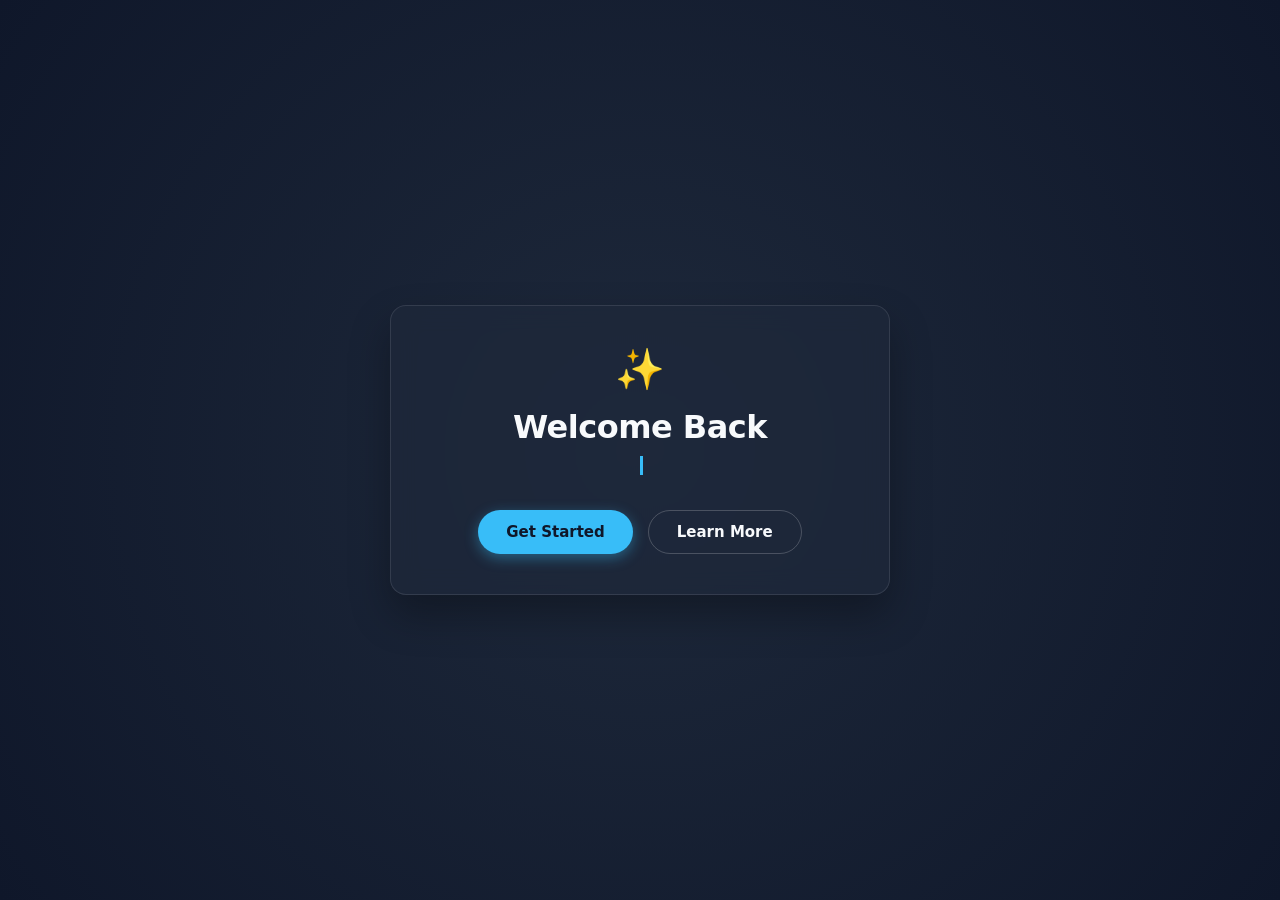
<file: index.html>
<!DOCTYPE html>
<html lang="en">
<head>
    <meta charset="UTF-8">
    <meta name="viewport" content="width=device-width, initial-scale=1.0">
    <title>Welcome to the Future</title>
    <!-- Pointing exactly to your css folder -->
    <link rel="stylesheet" href="index.css">
</head>
<body>

    <canvas id="bg-canvas"></canvas>

    <div class="welcome-card">
        <div class="logo-icon">✨</div>
        <h1>Welcome Back</h1>
        <div class="typing-text">
            <span id="text"></span><span class="cursor">&nbsp;</span>
        </div>
        
        <div class="btn-container">
            <!-- This successfully takes you to your quiz file -->
            <a href="home.html" class="btn btn-primary">Get Started</a>
            <button id="info-toggle" class="btn btn-secondary">Learn More</button>
        </div>

        <div id="info-drawer" class="info-drawer hidden">
            <h4>📋 Quiz Overview:</h4>
            <ul>
                <li><strong>15 Dynamic MCQs</strong> in English & Telugu</li>
                <li><strong>Real-time feedback</strong> with structural breakdowns</li>
                <li>Progress tracking metrics synced to your live scoreboard</li>
            </ul>
        </div>
    </div>

    <!-- Links to script.js in the root folder -->
    <script src="script.js"></script>
</body>
</html>
</file>
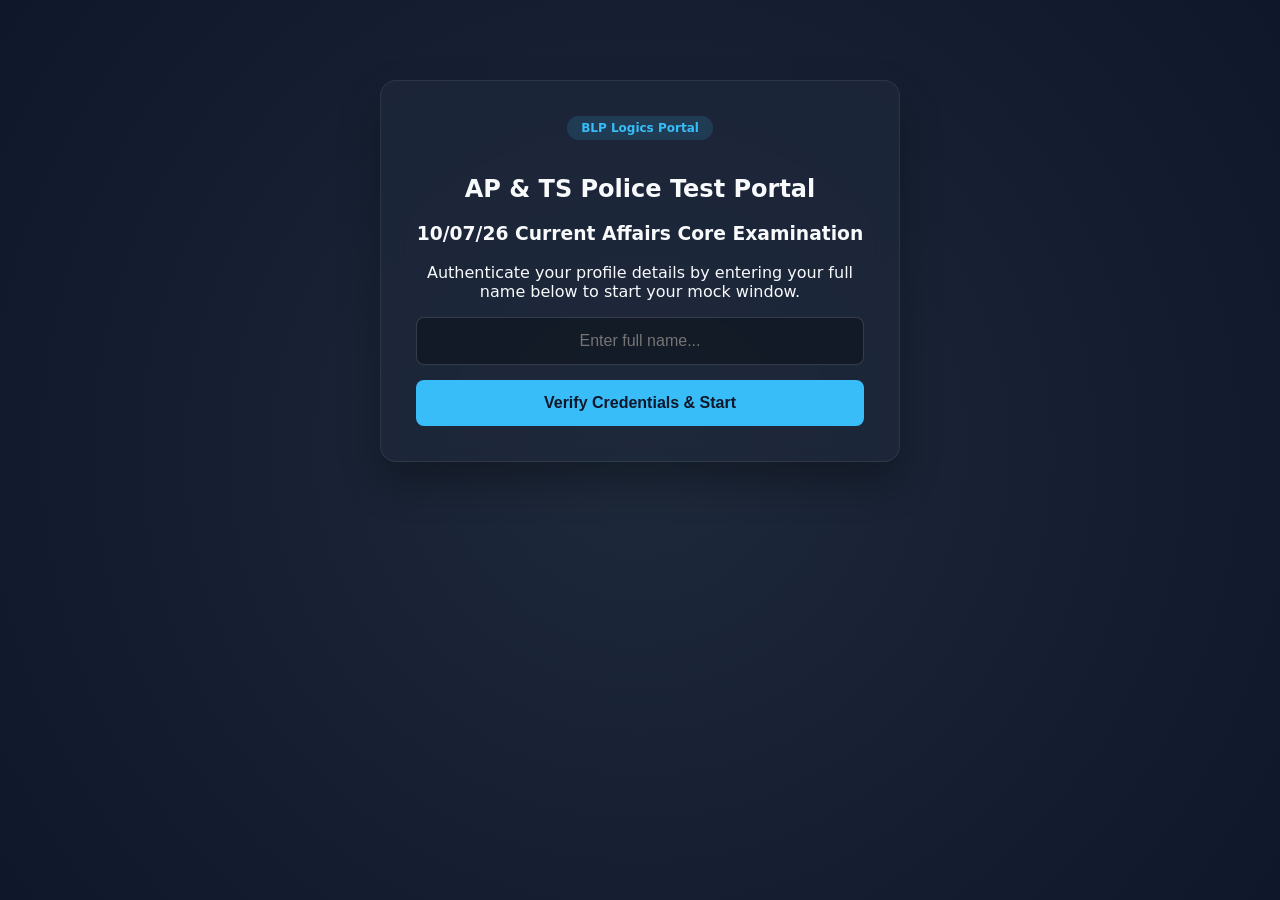
<file: day2.html>
<!DOCTYPE html>
<html lang="en">
<head>
    <meta charset="UTF-8">
    <meta name="viewport" content="width=device-width, initial-scale=1.0">
    <title>AP & TS Police Online Test Portal</title>
    <link rel="stylesheet" href="day2.css">
</head>
<body>

<canvas id="bg-canvas"></canvas>

<div class="container">
    <!-- Live Header Score HUD -->
    <div id="score-banner" class="score-banner hidden">
        <span class="score-text">Candidate: <span id="user-display-name">Guest</span></span>
        <span id="score-counter">Score: 0 / 15</span>
    </div>

    <!-- phase 1: USER REGISTRATION MODAL -->
    <div id="login-section" class="quiz-card login-box">
        <div class="portal-badge">BLP Logics Portal</div>
        <h2>AP & TS Police Test Portal</h2>
        <h3>10/07/26 Current Affairs Core Examination</h3>
        <p>Authenticate your profile details by entering your full name below to start your mock window.</p>
        
        <div class="input-group">
            <input type="text" id="username-input" placeholder="Enter full name..." autocomplete="off">
            <button id="enter-quiz-btn" class="btn-submit">Verify Credentials & Start</button>
        </div>
    </div>

    <!-- phase 2: DYNAMIC TEST PORTAL -->
    <div id="quiz-portal" class="hidden">
        <div id="quiz-container"></div>
        <button id="submit-quiz-btn" class="btn-final-submit">Finalize Assessment & Calculate Rank</button>
    </div>

    <!-- phase 3: RESULT METRICS & LIVE LEADERBOARD -->
    <div id="result-section" class="quiz-card hidden">
        <div class="result-header">
            <h2>Assessment Finalized!</h2>
            <div class="final-score-badge">Final Score: <span id="final-score">0</span> / 15</div>
            <div class="rank-badge">Global Standing: <span id="final-rank">Calculating...</span></div>
        </div>

        <div class="leaderboard-box">
            <h3>🏆 Live Participant Performance Standings</h3>
            <table class="leaderboard-table">
                <thead>
                    <tr>
                        <th>Rank</th>
                        <th>Participant Name</th>
                        <th>Score Secured</th>
                    </tr>
                </thead>
                <tbody id="leaderboard-rows">
                    <!-- Leaderboard streams dynamically here -->
                </tbody>
            </table>
        </div>
    </div>
</div>

<script src="day2.js"></script>
</body>
</html>
</file>
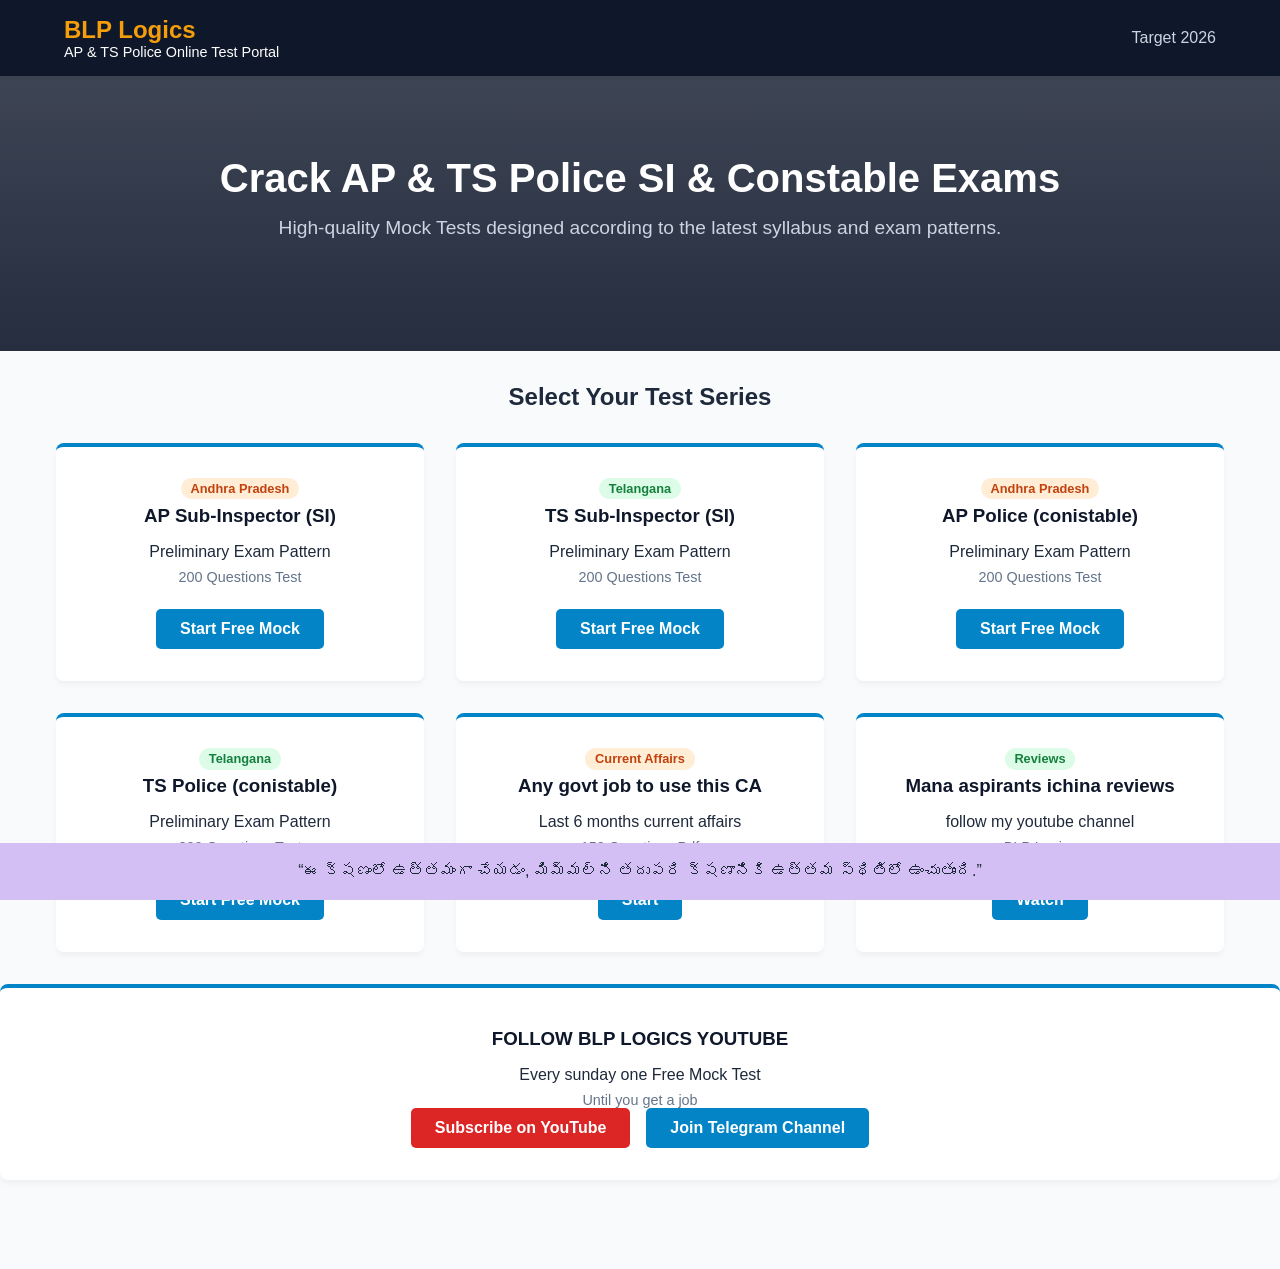
<file: home.html>
<!DOCTYPE html>
<html lang="en">
<head>
    <meta charset="UTF-8">
    <meta name="viewport" content="width=device-width, initial-scale=1.0">
    <title>BLP Logics | AP & TS Police Exam Test Series</title>
    <link rel="stylesheet" href="home.css">

    
    

</head>
<body>

    <header>
        <div class="logo">
            <h1>BLP Logics</h1>
            <span>AP & TS Police Online Test Portal</span>
        </div>
        <div>
            <span class="target-year">Target 2026</span>
        </div>
    </header>

    <div id="dashboard-view">
        <section class="hero">
            <h2>Crack AP & TS Police SI & Constable Exams</h2>
            <p>High-quality Mock Tests designed according to the latest syllabus and exam patterns.</p>
        </section>

        <div class="container">
            <h2 class="section-title">Select Your Test Series</h2>
            <div class="exam-grid">
                <div class="exam-card">
                    <span class="badge ap">Andhra Pradesh</span>
                    <h3>AP Sub-Inspector (SI)</h3>
                    <p>Preliminary Exam Pattern</p>
                    <p class="demo-text">200 Questions Test</p>

                    <a href="aptests.html" class="btn btn-primary">Start Free Mock</a>

                </div>

                <div class="exam-card">
                    <span class="badge ts">Telangana</span>
                    <h3>TS Sub-Inspector (SI)</h3>
                    <p>Preliminary Exam Pattern</p>
                    <p class="demo-text">200 Questions Test</p>
                    
                    	  <a href="tstest1.html" class="btn btn-primary">Start Free Mock</a>
                 </div>



				 <div class="exam-card">
                    <span class="badge ap">Andhra Pradesh</span>
                    <h3>AP Police (conistable)</h3>
                    <p>Preliminary Exam Pattern</p>
                    <p class="demo-text">200 Questions Test</p>

                    <a href="test1.html" class="btn btn-primary">Start Free Mock</a>

                </div>



                <div class="exam-card">
                    <span class="badge ts">Telangana</span>
                    <h3>TS Police (conistable)</h3>
                    <p>Preliminary Exam Pattern</p>
                    <p class="demo-text">200 Questions Test</p>
                    
                          <a href="tstest1.html" class="btn btn-primary">Start Free Mock</a>
                 </div>



                 <div class="exam-card">
                    <span class="badge ap">Current Affairs</span>
                    <h3>Any govt job to use this CA</h3>
                    <p>Last 6 months current affairs</p>
                    <p class="demo-text">150 Questions Pdf</p>

                    <a href="tests.html" class="btn btn-primary">Start </a>

                </div>








                 <div class="exam-card">
                    <span class="badge ts">Reviews</span>
                    <h3>Mana aspirants ichina reviews</h3>
                    <p>follow my youtube channel</p>
                    <p class="demo-text">BLP Logics</p>
                    
                    	  <a href="tests.html" class="btn btn-primary">Watch</a>
                 </div>




            </div>


             
        </div>

        <div class="exam-card">

                     <h3>FOLLOW BLP LOGICS YOUTUBE</h3>
                    <p> Every sunday one Free Mock Test</p>
                    <p class="demo-text">Until you get a job</p>


                    <div class="promo-buttons">
                    <a href="https://youtube.com/@blplogics?si=2cp-E3Dko28BiPF3" target="_blank" class="btn btn-yt">Subscribe on YouTube</a>
                    <a href="https://t.me/blplogics" target="_blank" class="btn btn-tg">Join Telegram Channel</a>
                </div>


 
        </div>



    </div>

    <div class="container">
        <section id="quiz-section">
            <div class="quiz-header">
                <div>
                    <h2 id="quiz-title">Exam</h2>
                    <span id="question-counter">Question 1 of 5</span>
                </div>
                <div class="timer" id="timer-display">05:00</div>
            </div>

            <div class="question-box">
                <p class="question-text" id="question-text">Loading question...</p>
                <ul class="options-list" id="options-container">
                    </ul>
            </div>

            <div class="quiz-footer">
                <button class="btn btn-secondary" id="prev-btn" onclick="prevQuestion()">Previous</button>
                <button class="btn" id="next-btn" onclick="nextQuestion()">Next</button>
                <button class="btn btn-success" id="submit-btn" onclick="endQuiz(false)">Submit Test</button>
            </div>
        </section>

        <section id="result-section">
            <h2>Test Completed!</h2>
            <p id="result-meta">You have successfully submitted the exam.</p>
            <div class="score-circle" id="score-display">0/0</div>
            <p id="performance-feedback">Good Effort!</p>
            <button class="btn" onclick="goToDashboard()">Back to Dashboard</button>
        </section>
    </div>





    <footer class="footer">

   “ఈ క్షణంలో ఉత్తమంగా చేయడం, మిమ్మల్ని తదుపరి క్షణానికి ఉత్తమ స్థితిలో ఉంచుతుంది.”

</footer>





    <script src="script.js"></script>
</body>
</html>
</file>
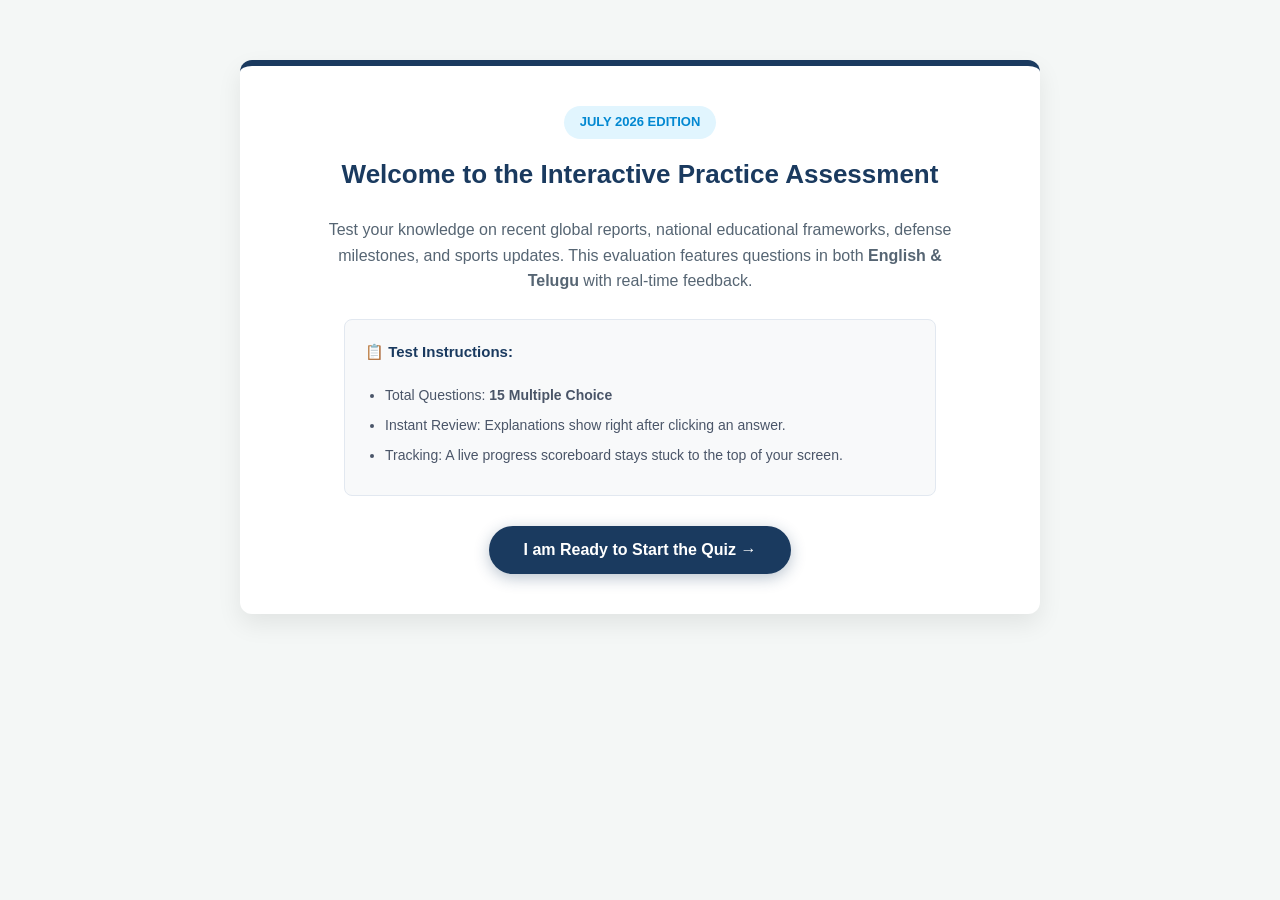
<file: quiz.html>
<!DOCTYPE html>
<html lang="en">
<head>
    <meta charset="UTF-8">
    <meta name="viewport" content="width=device-width, initial-scale=1.0">
    <title>Current Affairs & GK Quiz - 2026</title>
    <!-- Linking external CSS stylesheet -->
    <link rel="stylesheet" href="style.css">
</head>
<body>

<div class="container">

    <!-- 1. WELCOME SCREEN PANEL -->
    <div id="welcome-screen" class="welcome-box">
        <div class="welcome-badge">July 2026 Edition</div>
        <h2>Welcome to the Interactive Practice Assessment</h2>
        <p class="welcome-desc">
            Test your knowledge on recent global reports, national educational frameworks, defense milestones, and sports updates. This evaluation features questions in both <strong>English & Telugu</strong> with real-time feedback.
        </p>
        
        <div class="quiz-rules">
            <h4>📋 Test Instructions:</h4>
            <ul>
                <li>Total Questions: <strong>15 Multiple Choice</strong></li>
                <li>Instant Review: Explanations show right after clicking an answer.</li>
                <li>Tracking: A live progress scoreboard stays stuck to the top of your screen.</li>
            </ul>
        </div>

        <button id="start-btn" class="primary-btn">I am Ready to Start the Quiz →</button>
    </div>

    <!-- 2. INTERACTIVE QUIZ PORTAL (Hidden initially) -->
    <div id="quiz-portal" class="hidden">
        <!-- Live Sticky Progress Scoreboard -->
        <div class="score-banner">
            <span class="score-text">Live Progress Portal</span>
            <span id="score-counter">Score: 0 / 15</span>
        </div>

        <!-- Header Section -->
        <header>
            <h1>Current Affairs & General Knowledge Quiz</h1>
            <p class="subtitle">Comprehensive 15-Question Interactive Practice Test — 2026</p>
        </header>

        <!-- Quiz container where questions will inject dynamically via JavaScript -->
        <div id="quiz-container"></div>
    </div>

</div>

<!-- Linking external JavaScript file -->
<script src="script.js"></script>
</body>
</html>
</file>
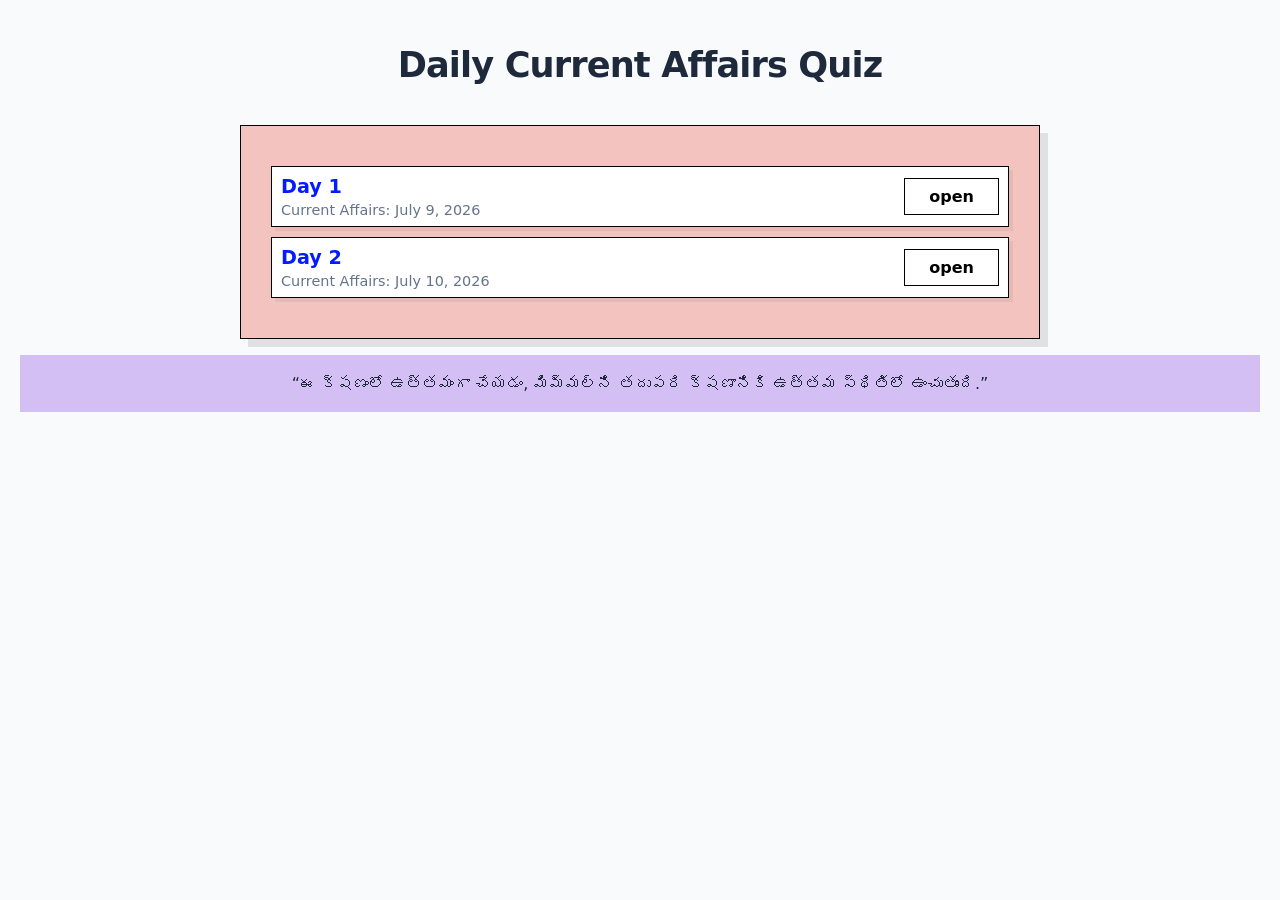
<file: tests.html>
<!DOCTYPE html>
<html lang="en">
<head>
    <meta charset="UTF-8">
    <meta name="viewport" content="width=device-width, initial-scale=1.0">
    <title>Premium Online Examination Portal</title>
    <style>
        :root {
            --primary-bg: #f8fafc;
            --card-bg: #ffffff;
            --text-main: #1e293b;
            --text-muted: #64748b;
            --border-color: #000000;
        }

        body {
            font-family: 'Segoe UI', system-ui, -apple-system, sans-serif;
            background-color: var(--primary-bg);
            margin: 0;
            padding: 20px 20px;
            color: var(--text-main);
        }

        .portal-wrapper {
            max-width: 800px;
            margin: 0 auto;
        }

        h1.portal-title {
            text-align: center;
            font-size: 2.2rem;
            color: var(--text-main);
            margin-bottom: 40px;
            font-weight: 800;
            letter-spacing: -0.025em;
        }

        .outer-container {
            border: 1px solid var(--border-color);
            padding: 40px 30px;
            background-color: #f2c3bf;
            box-shadow: 8px 8px 0px 0px rgba(0,0,0,0.1);
        }

        .test-item {
            display: flex;
            justify-content: space-between;
            align-items: center;
            border: 1px solid var(--border-color);
            padding: 8px 9px;
            margin-bottom: 10px;
            background-color: var(--card-bg);
            box-shadow: 4px 4px 0px 0px rgba(0,0,0,0.05);
            transition: transform 0.2s ease, box-shadow 0.2s ease;
        }

        .test-item:hover {
            transform: translate(-2px, -2px);
            box-shadow: 6px 6px 0px 0px rgba(0,0,0,0.1);
        }

        .test-item:last-child {
            margin-bottom: 0;
        }

        .test-info {
            display: flex;
            flex-direction: column;
            gap: 4px;
        }

        .test-title {
            font-size: 1.2rem;
            font-weight: 700;
            color: #031cff;
        }

        .test-schedule {
            font-size: 0.9rem;
            color: var(--text-muted);
            font-weight: 500;
        }

        .open-btn {
            font-size: 1rem;
            color: var(--border-color);
            text-decoration: none;
            border: 1px solid var(--border-color);
            padding: 8px 24px;
            background-color: transparent;
            cursor: pointer;
            font-weight: 700;
            text-transform: lowercase;
            transition: all 0.15s ease-in-out;
            display: inline-block;
            text-align: center;
        }

        .open-btn:hover {
            background-color: var(--border-color);
            color: #ffffff;
        }


.footer{
   background-color: #d4bff5;
   border-top: var(--border);
   position: sticky;
   bottom: 0; left: 0; right: 0;
   text-align: center;
   font-size: 1rem;
   padding:1.2rem 1.8rem;
   color:var(--black);
   margin-top: 1rem;
   z-index: 1000;
   /* padding-bottom: 9.5rem; */
}

.footer span{
   color:var(--main-color);
}


        
    </style>
</head>
<body>

<div class="portal-wrapper">
    <div id="dashboard-view">
        <h1 class="portal-title">Daily Current Affairs Quiz</h1>
        <div class="outer-container">
            
            <div class="test-item">
                <div class="test-info">
                    <span class="test-title">Day 1</span>
                    <span class="test-schedule">Current Affairs: July 9, 2026 </span>
                </div>
                <a href="quiz.html" class="open-btn">open</a>
            </div>

            <div class="test-item">
                <div class="test-info">
                    <span class="test-title">Day 2</span>
                    <span class="test-schedule">Current Affairs: July 10, 2026 </span>
                </div>
                <a href="day2.html" class="open-btn">open</a>
            </div>
            
        </div>
    </div>
</div>

 <footer class="footer">

   “ఈ క్షణంలో ఉత్తమంగా చేయడం, మిమ్మల్ని తదుపరి క్షణానికి ఉత్తమ స్థితిలో ఉంచుతుంది.”

</footer>




</body>
</html>
</file>
<file: index.css>
:root {
    --bg-dark: #0f172a;
    --card-bg: rgba(30, 41, 59, 0.7);
    --primary-accent: #38bdf8;
    --secondary-accent: #64748b;
    --text-main: #f8fafc;
    --text-muted: #94a3b8;
}

* {
    box-sizing: border-box;
}

body {
    font-family: 'Segoe UI', system-ui, sans-serif;
    background-color: var(--bg-dark);
    color: var(--text-main);
    margin: 0;
    min-height: 100vh;
    display: flex;
    align-items: center;
    justify-content: center;
    overflow: hidden;
    padding: 20px;
}

#bg-canvas {
    position: fixed;
    top: 0;
    left: 0;
    width: 100vw;
    height: 100vh;
    z-index: -1;
    background: radial-gradient(circle at center, #1e293b 0%, #0f172a 100%);
}

.welcome-card {
    background: var(--card-bg);
    backdrop-filter: blur(12px);
    -webkit-backdrop-filter: blur(12px);
    border: 1px solid rgba(255, 255, 255, 0.1);
    padding: 40px 30px;
    border-radius: 16px;
    text-align: center;
    box-shadow: 0 20px 40px rgba(0,0,0,0.3);
    max-width: 500px;
    width: 100%;
    position: relative;
    z-index: 10;
}

.logo-icon {
    font-size: 40px;
    margin-bottom: 15px;
    animation: pulse 2s infinite ease-in-out;
}

.welcome-card h1 {
    font-size: 32px;
    margin: 0 0 10px 0;
    font-weight: 700;
    letter-spacing: -0.5px;
}

.typing-text {
    font-size: 16px;
    color: var(--primary-accent);
    min-height: 24px;
    margin-bottom: 30px;
}

.cursor {
    display: inline-block;
    background-color: var(--primary-accent);
    margin-left: 3px;
    width: 3px;
    animation: blink 0.7s infinite;
}

.btn-container {
    display: flex;
    gap: 15px;
    justify-content: center;
}

.btn {
    font-family: inherit;
    font-size: 15px;
    font-weight: 600;
    padding: 12px 28px;
    border-radius: 30px;
    border: none;
    cursor: pointer;
    text-decoration: none;
    display: inline-flex;
    align-items: center;
    justify-content: center;
    transition: all 0.2s ease;
}

.btn-primary {
    background: var(--primary-accent);
    color: #0f172a;
    box-shadow: 0 4px 14px rgba(56, 189, 248, 0.4);
}

.btn-primary:hover {
    transform: translateY(-2px);
    box-shadow: 0 6px 20px rgba(56, 189, 248, 0.6);
}

.btn-secondary {
    background: transparent;
    color: var(--text-main);
    border: 1px solid rgba(255, 255, 255, 0.2);
}

.btn-secondary:hover {
    background: rgba(255, 255, 255, 0.05);
}

.info-drawer {
    margin-top: 25px;
    background: rgba(0, 0, 0, 0.2);
    border-radius: 8px;
    padding: 15px 20px;
    text-align: left;
    border-left: 3px solid var(--primary-accent);
    animation: slideDown 0.3s ease forwards;
}

.info-drawer h4 {
    margin: 0 0 8px 0;
    color: var(--primary-accent);
}

.info-drawer ul {
    margin: 0;
    padding-left: 20px;
    color: var(--text-muted);
    font-size: 14px;
}

.info-drawer li {
    margin-bottom: 5px;
}

.hidden {
    display: none !important;
}

@keyframes blink { 50% { opacity: 0; } }
@keyframes pulse { 0%, 100% { transform: scale(1); } 50% { transform: scale(1.08); } }
@keyframes slideDown { from { opacity: 0; transform: translateY(-10px); } to { opacity: 1; transform: translateY(0); } }
</file>
<file: day2.css>
:root {
    --bg-dark: #0f172a;
    --card-bg: rgba(30, 41, 59, 0.7);
    --primary-accent: #38bdf8;
    --success-color: #10b981;
    --error-color: #ef4444;
    --text-main: #f8fafc;
    --text-muted: #94a3b8;
}

* { box-sizing: border-box; }

body {
    font-family: 'Segoe UI', system-ui, sans-serif;
    background-color: var(--bg-dark);
    color: var(--text-main);
    margin: 0;
    padding: 20px;
}

#bg-canvas {
    position: fixed;
    top: 0; left: 0; width: 100vw; height: 100vh;
    z-index: -1;
    background: radial-gradient(circle at center, #1e293b 0%, #0f172a 100%);
}

.container {
    max-width: 800px;
    margin: 40px auto;
}

.quiz-card {
    background: var(--card-bg);
    backdrop-filter: blur(12px);
    border: 1px solid rgba(255, 255, 255, 0.08);
    border-radius: 16px;
    padding: 35px;
    box-shadow: 0 20px 40px rgba(0,0,0,0.3);
}

.login-box {
    text-align: center;
    max-width: 520px;
    margin: 60px auto;
}

.portal-badge {
    display: inline-block;
    background: rgba(56, 189, 248, 0.15);
    color: var(--primary-accent);
    font-weight: bold;
    padding: 5px 14px;
    border-radius: 20px;
    font-size: 12px;
    margin-bottom: 15px;
}

.input-group input {
    width: 100%;
    padding: 14px;
    border-radius: 8px;
    border: 1px solid rgba(255,255,255,0.15);
    background: rgba(0,0,0,0.3);
    color: #fff;
    font-size: 16px;
    margin-bottom: 15px;
    text-align: center;
}

.btn-submit, .btn-final-submit {
    background: var(--primary-accent);
    color: #0f172a;
    border: none;
    padding: 14px 28px;
    font-size: 16px;
    font-weight: bold;
    border-radius: 8px;
    cursor: pointer;
    width: 100%;
    transition: all 0.2s ease;
}

.btn-submit:hover, .btn-final-submit:hover {
    transform: translateY(-2px);
    box-shadow: 0 6px 20px rgba(56, 189, 248, 0.4);
}

.score-banner {
    background: var(--card-bg);
    border: 1px solid rgba(255,255,255,0.1);
    backdrop-filter: blur(8px);
    position: sticky;
    top: 15px;
    z-index: 100;
    padding: 15px 20px;
    border-radius: 12px;
    display: flex;
    justify-content: space-between;
    margin-bottom: 30px;
}

.question-card {
    background: var(--card-bg);
    border-left: 5px solid var(--primary-accent);
    border-radius: 12px;
    padding: 24px;
    margin-bottom: 20px;
    border: 1px solid rgba(255,255,255,0.05);
    border-left: 4px solid var(--primary-accent);
}

.options-list { list-style: none; padding: 0; margin: 15px 0 0 0; }

.option-item {
    background: rgba(255, 255, 255, 0.03);
    border: 1px solid rgba(255, 255, 255, 0.08);
    padding: 12px 16px;
    margin-bottom: 10px;
    border-radius: 8px;
    cursor: pointer;
    transition: all 0.2s ease;
}

.option-item:hover {
    background: rgba(255, 255, 255, 0.08);
    border-color: var(--primary-accent);
}

.option-item.selected {
    border-color: var(--primary-accent);
    background: rgba(56, 189, 248, 0.15);
    font-weight: 600;
}

.result-header { text-align: center; margin-bottom: 30px; }
.final-score-badge { font-size: 22px; font-weight: bold; margin: 10px 0; color: var(--primary-accent); }
.rank-badge { font-size: 18px; color: #a7f3d0; font-weight: 600; }

.leaderboard-table {
    width: 100%;
    border-collapse: collapse;
    margin-top: 20px;
}

.leaderboard-table th, .leaderboard-table td {
    padding: 14px;
    text-align: left;
    border-bottom: 1px solid rgba(255,255,255,0.08);
}

.leaderboard-table th { background: rgba(0,0,0,0.4); color: var(--primary-accent); }
.hidden { display: none !important; }
</file>
<file: home.css>
:root {
    --primary: #0f172a;
    --secondary: #0284c7;
    --accent: #f59e0b;
    --light: #f8fafc;
    --dark: #1e293b;
    --success: #10b981;
    --danger: #ef4444;
}

* {
    margin: 0;
    padding: 0;
    box-sizing: border-box;
    font-family: 'Segoe UI', Tahoma, Geneva, Verdana, sans-serif;
}

body {
    background-color: var(--light);
    color: var(--dark);
}

/* Header */
header {
    background-color: var(--primary);
    color: white;
    padding: 1rem 5%;
    display: flex;
    justify-content: space-between;
    align-items: center;
    box-shadow: 0 4px 6px -1px rgba(0,0,0,0.1);
}

.logo h1 {
    font-size: 1.5rem;
    color: var(--accent);
}

.logo span {
    color: white;
    font-size: 0.9rem;
    display: block;
}

.target-year {
    color: #cbd5e1;
}

/* Hero Section */
.hero {
    background: linear-gradient(rgba(15, 23, 42, 0.8), rgba(15, 23, 42, 0.9)), 
                url('https://images.unsplash.com/photo-1524178232363-1fb2b075b655?auto=format&fit=crop&w=1200&q=80') no-repeat center/cover;
    color: white;
    text-align: center;
    padding: 5rem 1rem;
}

.hero h2 {
    font-size: 2.5rem;
    margin-bottom: 1rem;
}

.hero p {
    font-size: 1.2rem;
    margin-bottom: 2rem;
    color: #cbd5e1;
}

/* Main Container */
.container {
    max-width: 1200px;
    margin: 2rem auto;
    padding: 0 1rem;
}

.section-title {
    text-align: center; 
    margin-bottom: 1rem;
}

/* Dashboard/Exam Selector */
.exam-grid {
    display: grid;
    grid-template-columns: repeat(auto-fit, minmax(280px, 1fr));
    gap: 2rem;
    margin-top: 2rem;
}

.exam-card {
    background: white;
    border-radius: 8px;
    padding: 2rem;
    box-shadow: 0 4px 6px -1px rgba(0,0,0,0.05);
    border-top: 4px solid var(--secondary);
    text-align: center;
    transition: transform 0.3s;
}

.exam-card:hover {
    transform: translateY(-5px);
}

.exam-card h3 {
    margin-top: 0.5rem;
    margin-bottom: 1rem;
    color: var(--primary);
}

.demo-text {
    color: #64748b; 
    font-size: 0.9rem; 
    margin-top: 0.5rem;
}

.badge {
    padding: 0.2rem 0.6rem;
    border-radius: 50px;
    font-size: 0.8rem;
    font-weight: bold;
}

.badge.ap { color: #c2410c; background: #ffedd5; }
.badge.ts { color: #15803d; background: #dcfce7; }

.btn {
    display: inline-block;
    background: var(--secondary);
    color: white;
    padding: 0.7rem 1.5rem;
    border: none;
    border-radius: 5px;
    cursor: pointer;
    margin-top: 1.5rem;
    font-weight: 600;
    text-decoration: none;
    transition: 0.2s;
}

.btn:hover {
    background: #0369a1;
}

.btn-secondary {
    background: #64748b;
}

.btn-success {
    background: var(--success);
}

/* Quiz Interface */
#quiz-section {
    display: none;
    background: white;
    border-radius: 8px;
    padding: 2rem;
    box-shadow: 0 10px 15px -3px rgba(0,0,0,0.1);
}

.quiz-header {
    display: flex;
    justify-content: space-between;
    align-items: center;
    border-bottom: 2px solid #e2e8f0;
    padding-bottom: 1rem;
    margin-bottom: 2rem;
}

.timer {
    font-size: 1.2rem;
    font-weight: bold;
    color: var(--danger);
    background: #fee2e2;
    padding: 0.5rem 1rem;
    border-radius: 5px;
}

.question-box {
    margin-bottom: 2rem;
}

.question-text {
    font-size: 1.3rem;
    font-weight: 600;
    margin-bottom: 1.5rem;
}

.options-list {
    list-style: none;
}

.option-item {
    background: #f1f5f9;
    padding: 1rem;
    margin-bottom: 0.8rem;
    border-radius: 5px;
    cursor: pointer;
    border: 2px solid transparent;
    transition: 0.2s;
}

.option-item:hover {
    background: #e2e8f0;
}

.option-item.selected {
    border-color: var(--secondary);
    background: #e0f2fe;
}

.quiz-footer {
    display: flex;
    justify-content: space-between;
    margin-top: 2rem;
}

/* Results Screen */
#result-section {
    display: none;
    text-align: center;
    background: white;
    padding: 3rem;
    border-radius: 8px;
    box-shadow: 0 10px 15px -3px rgba(0,0,0,0.1);
}

.score-circle {
    width: 150px;
    height: 150px;
    border-radius: 50%;
    background: #dcfce7;
    color: var(--success);
    font-size: 2.5rem;
    font-weight: bold;
    display: flex;
    align-items: center;
    justify-content: center;
    margin: 2rem auto;
    border: 5px solid var(--success);
}

#performance-feedback {
    margin-bottom: 2rem;
    font-weight: 600;
}

.promo-buttons {
    display: flex;
    justify-content: center;
    gap: 1rem;
}

.btn-yt { background-color: #dc2626; margin-top: 0 !important;}
.btn-yt:hover { background-color: red; }
.btn-tg { background-color: #0284c7; margin-top: 0 !important;}
.btn-tg:hover { background-color: #0369a1; }



















.footer{
   background-color: #d4bff5;
   border-top: var(--border);
   position: sticky;
   bottom: 0; left: 0; right: 0;
   text-align: center;
   font-size: 1rem;
   padding:1.2rem 1.8rem;
   color:var(--black);
   margin-top: 1rem;
   z-index: 1000;
   /* padding-bottom: 9.5rem; */
}

.footer span{
   color:var(--main-color);
}
</file>
<file: style.css>
:root {
    --primary-color: #1a3a5f;
    --secondary-color: #3498db;
    --success-color: #27ae60;
    --error-color: #c0392b;
    --bg-color: #f4f7f6;
    --card-bg: #ffffff;
    --text-color: #2c3e50;
    --muted-color: #7f8c8d;
    --accent-color: #e67e22;
}

.welcome-card {
    position: relative;
    margin-left: 25%;
    z-index: 10;
    background: rgba(255, 255, 255, 0.03);
    backdrop-filter: blur(12px);
    -webkit-backdrop-filter: blur(12px);
    border: 1px solid rgba(255, 255, 255, 0.1);
    padding: 3rem 4rem;
    border-radius: 24px;
    text-align: center;
    max-width: 500px;
    width: 90%;
    box-shadow: 0 20px 50px rgba(0, 0, 0, 0.4);
    transform: translateY(20px);
    opacity: 0;
    animation: fadeInUp 1s cubic-bezier(0.16, 1, 0.3, 1) forwards;
}



body {
    font-family: 'Segoe UI', Tahoma, Geneva, Verdana, sans-serif;
    background-color: var(--bg-color);
    color: var(--text-color);
    line-height: 1.6;
    margin: 0;
    padding: 20px;
}

.container {
    max-width: 800px;
    margin: 40px auto;
}

/* --- WELCOME PAGE COMPONENT STYLES --- */
.welcome-box {
    background: var(--card-bg);
    padding: 40px 30px;
    border-radius: 12px;
    box-shadow: 0 10px 25px rgba(0,0,0,0.08);
    text-align: center;
    border-top: 6px solid var(--primary-color);
    animation: fadeIn 0.5s ease;
}

.welcome-badge {
    display: inline-block;
    background: #e1f5fe;
    color: #0288d1;
    font-weight: bold;
    padding: 6px 16px;
    border-radius: 20px;
    font-size: 13px;
    text-transform: uppercase;
    margin-bottom: 15px;
}

.welcome-box h2 {
    color: var(--primary-color);
    margin-top: 0;
    font-size: 26px;
}

.welcome-desc {
    color: #566573;
    font-size: 16px;
    max-width: 650px;
    margin: 0 auto 25px auto;
}

.quiz-rules {
    background: #f8f9fa;
    border: 1px solid #e2e8f0;
    border-radius: 8px;
    padding: 20px;
    max-width: 550px;
    margin: 0 auto 30px auto;
    text-align: left;
}

.quiz-rules h4 {
    margin-top: 0;
    color: var(--primary-color);
    font-size: 15px;
}

.quiz-rules ul {
    margin: 0;
    padding-left: 20px;
    color: #4a5568;
}

.quiz-rules li {
    margin-bottom: 8px;
    font-size: 14px;
}

.primary-btn {
    background: var(--primary-color);
    color: #ffffff;
    border: none;
    padding: 15px 35px;
    font-size: 16px;
    font-weight: bold;
    border-radius: 30px;
    cursor: pointer;
    box-shadow: 0 4px 15px rgba(26, 58, 95, 0.3);
    transition: all 0.2s ease;
}

.primary-btn:hover {
    background: var(--secondary-color);
    transform: translateY(-2px);
    box-shadow: 0 6px 20px rgba(52, 152, 219, 0.4);
}

/* Utility Hidden Toggle class */
.hidden {
    display: none !important;
}


/* --- QUIZ DISPLAY APP COMPONENT STYLES --- */
header {
    text-align: center;
    background: var(--primary-color);
    color: #ffffff;
    padding: 25px;
    border-radius: 8px;
    margin-bottom: 30px;
    box-shadow: 0 4px 6px rgba(0,0,0,0.1);
}

h1 {
    margin: 0 0 10px 0;
    font-size: 24px;
    text-transform: uppercase;
    letter-spacing: 0.5px;
}

.subtitle {
    margin: 0;
    font-size: 14px;
    opacity: 0.8;
    font-style: italic;
}

.score-banner {
    background: #fff;
    position: sticky;
    top: 10px;
    z-index: 1000;
    padding: 15px;
    border-radius: 8px;
    box-shadow: 0 4px 10px rgba(0,0,0,0.15);
    display: flex;
    justify-content: space-between;
    align-items: center;
    margin-bottom: 20px;
    border: 2px solid var(--primary-color);
}

.score-text {
    font-weight: bold;
    font-size: 18px;
}

#score-counter {
    font-size: 16px;
    color: var(--primary-color);
    font-weight: bold;
}

.question-card {
    background: var(--card-bg);
    border-radius: 8px;
    padding: 20px;
    margin-bottom: 25px;
    box-shadow: 0 2px 5px rgba(0,0,0,0.05);
    border-left: 5px solid var(--secondary-color);
    transition: all 0.3s ease;
}

.question-text {
    font-size: 16px;
    font-weight: 600;
    margin-bottom: 5px;
}

.telugu-text {
    color: var(--muted-color);
    font-size: 15px;
    margin-bottom: 15px;
    display: block;
}

.options-list {
    list-style: none;
    padding: 0;
    margin: 0;
}

.option-item {
    background: #f8f9fa;
    border: 1px solid #e2e8f0;
    padding: 12px 15px;
    margin-bottom: 10px;
    border-radius: 6px;
    cursor: pointer;
    transition: all 0.2s ease;
    display: flex;
    align-items: center;
}

.option-item:hover {
    background: #edf2f7;
    border-color: #cbd5e0;
}

.question-card.answered .option-item {
    cursor: not-allowed;
    pointer-events: none;
}

.option-item.correct {
    background-color: #d4edda !important;
    border-color: #c3e6cb !important;
    color: #155724 !important;
    font-weight: bold;
}

.option-item.wrong {
    background-color: #f8d7da !important;
    border-color: #f5c6cb !important;
    color: #721c24 !important;
}

.explanation-box {
    margin-top: 15px;
    padding: 15px;
    background-color: #ebf8ff;
    border: 1px dashed #bee3f8;
    border-radius: 6px;
    font-size: 14px;
    color: #2b6cb0;
    display: none;
    animation: fadeIn 0.4s ease forwards;
}

@keyframes fadeIn {
    from { opacity: 0; transform: translateY(-5px); }
    to { opacity: 1; transform: translateY(0); }
}
</file>
